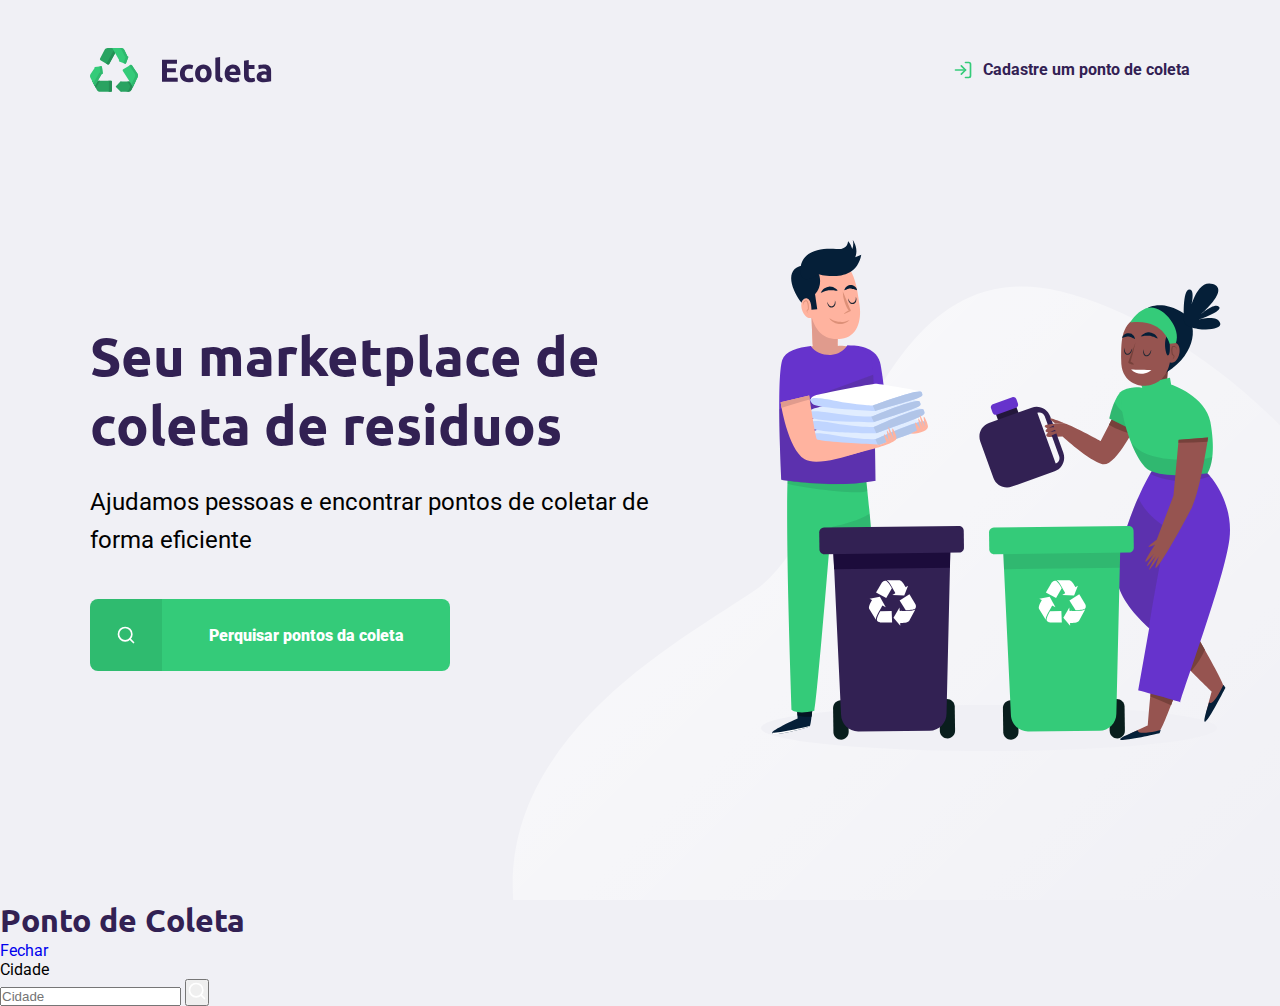
<file: index.html>
<!DOCTYPE html>
<html lang="pt">
<head>
    <meta charset="UTF-8">
    <meta name="viewport" content="width=device-width, initial-scale=1.0">
    <title>Ecoleta</title>
    <!--Links Externos -->
    <link rel="stylesheet" href="https://stackpath.bootstrapcdn.com/bootstrap/4.5.0/css/bootstrap.min.css" integrity="sha384-9aIt2nRpC12Uk9gS9baDl411NQApFmC26EwAOH8WgZl5MYYxFfc+NcPb1dKGj7Sk" crossorigin="anonymous">
    <link href="https://fonts.googleapis.com/css2?family=Roboto:wght@700&family=Ubuntu:wght@700&display=swap" rel="stylesheet">
    <!--Links Internos -->
    <link rel="stylesheet" type="text/css" href="/style/main.css">
    <link rel="stylesheet" type="text/css" href="/style/home.css">
    <link rel="stylesheet" type="text/css" href="/style/modal.css">

    <link rel="stylesheet" type="text/css" href="/style/responsive.css">
</head>
<body>
    <div id="page_home">
        <div class="content">
            <header>
                <img src="/assets/logo.svg" alt="Logomarca">
                <a href="/scenes/create_point.html">
                    <span></span>
                    Cadastre um ponto de coleta
                </a>
            </header>
            <main>
                <h1>Seu marketplace de coleta de residuos</h1>
                <p>Ajudamos pessoas e encontrar pontos de coletar de forma eficiente</p>
                <a href="#">
                    <span></span>
                    <strong>Perquisar pontos da coleta</strong>
                </a>
            </main>
        </div>
    </div>

    <div class="modal">
        <div class="content">
            <div class="header">
                <h1>Ponto de Coleta</h1>
                <a href="#">Fechar</a>
            </div>
            <form>
                <label for="search">Cidade</label>
                <div class="search field">
                    <input type="text" name="search" placeholder="Cidade"></input>
                    <button>
                        <img src="/assets/search.svg" alt="buscar">
                    </button>
                </div>
            </form>
        </div>
    </div>

</body>
</html>
</file>
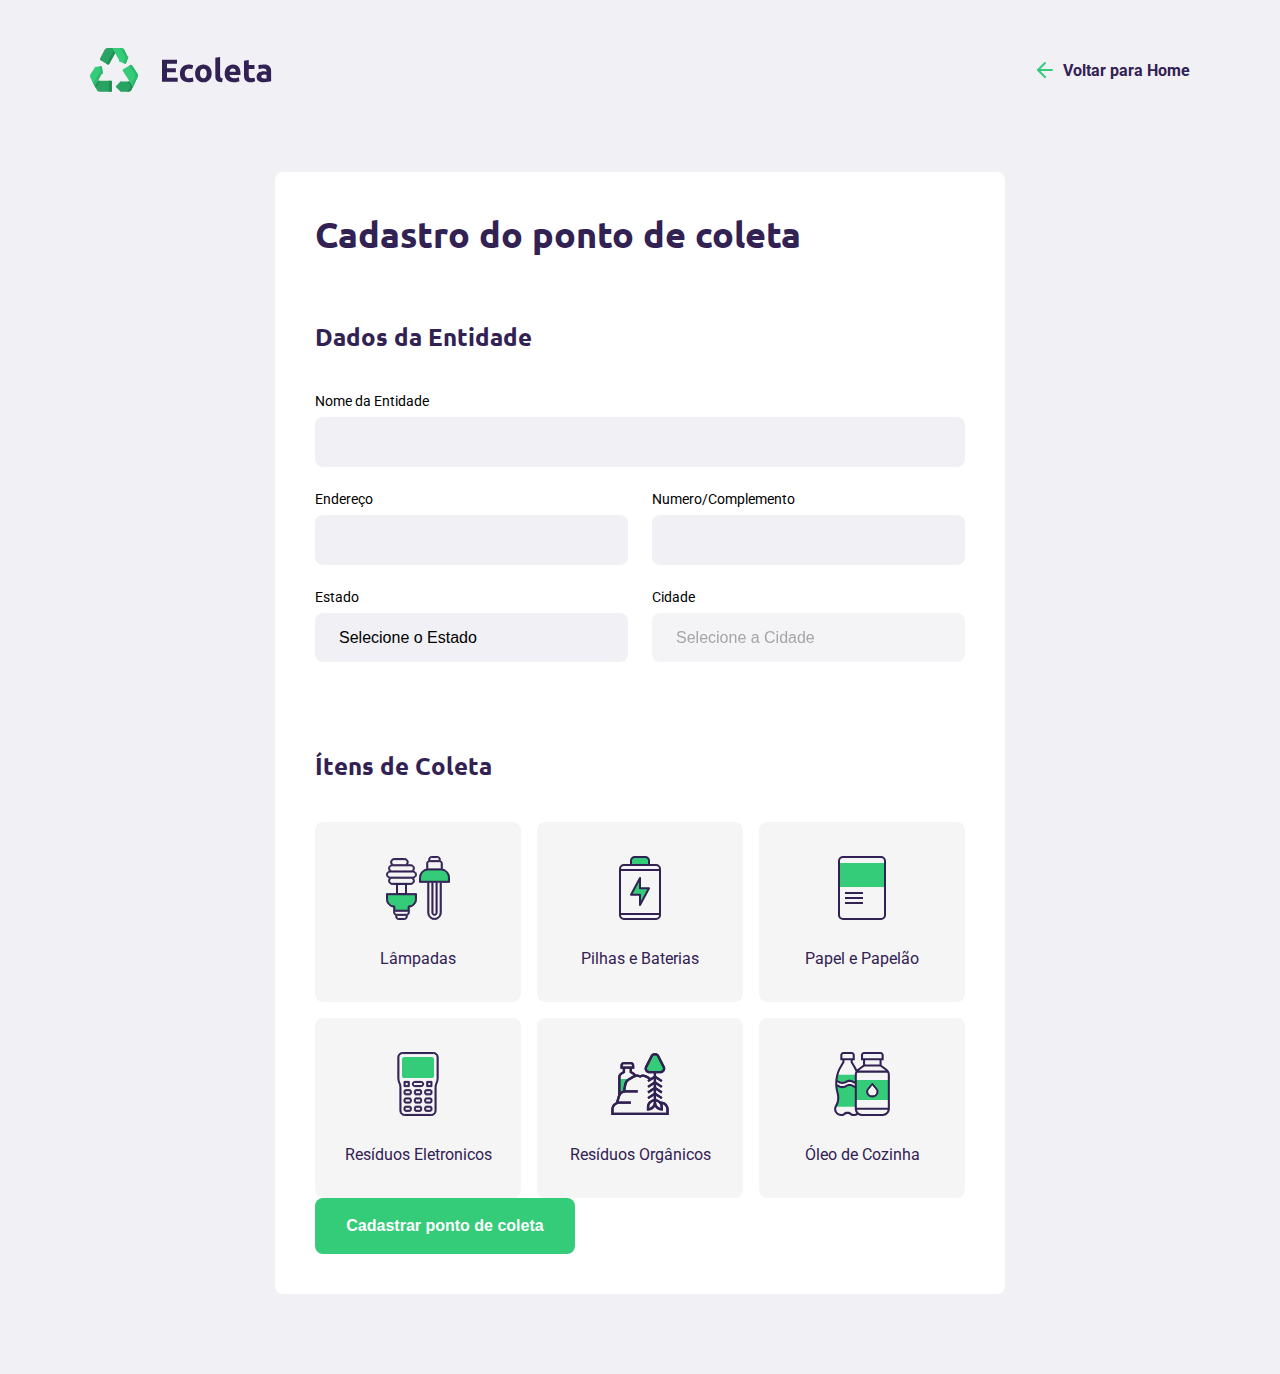
<file: scenes/create_point.html>
<!DOCTYPE html>
<html lang="en">
<head>
    <meta charset="UTF-8">
    <meta name="viewport" content="width=device-width, initial-scale=1.0">
    <title>Ecoleta</title>
    <!--Links Externos -->
    <link rel="stylesheet" href="https://stackpath.bootstrapcdn.com/bootstrap/4.5.0/css/bootstrap.min.css" integrity="sha384-9aIt2nRpC12Uk9gS9baDl411NQApFmC26EwAOH8WgZl5MYYxFfc+NcPb1dKGj7Sk" crossorigin="anonymous">
    <link href="https://fonts.googleapis.com/css2?family=Roboto:wght@700&family=Ubuntu:wght@700&display=swap" rel="stylesheet">
    <!--Links Internos -->
    <link rel="stylesheet" type="text/css" href="..\style\main.css">
    <link rel="stylesheet" type="text/css" href="..\style\creat_point.css">
    <link rel="stylesheet" type="text/css" href="..\style\responsive.css">
</head>
<body>
    <div id="create_point">
        <header>
            <img src="/assets/logo.svg" alt="Logomarca">
            <a href="../index.html">
                <span></span>
                Voltar para Home
            </a>
        </header>
        <form>
            <h1>Cadastro do ponto de coleta</h1>
            <fieldset>
                <legend><h2>Dados da Entidade</h2></legend>
                <div class="field">
                    <label for="">Nome da Entidade</label>
                    <input type="text" name="name" required>
                </div>
                <div class="field_group">
                    <div class="field">
                        <label for="address">Endereço</label>
                        <input type="text" name="address" required>
                    </div>
                    
                    <div class="field">
                        <label for="address2">Numero/Complemento</label>
                        <input type="text" name="address2" required>
                    </div>
                </div>
                <div class="field_group">
                    <div class="field">
                        <label for="state">Estado</label>
                        <select name="uf" required>
                            <option value="">Selecione o Estado</option>
                        </select>
                        <input type="hidden" value="state" >
                    </div>
                    <div class="field">
                        <label for="city">Cidade</label>
                        <select name="city" disabled required>
                            <option value="">Selecione a Cidade</option>
                        </select>
                    </div>
                </div>
            </fieldset>

            <fieldset>
                <legend><h2>Ítens de Coleta</h2></legend>
                <div class="itens-grid">
                    <li data-id="1" class="">
                        <img src="/assets/lampadas.svg" alt="Lâmpadas">
                        <span>Lâmpadas</span>
                    </li>
                    <li data-id="2">
                        <img src="/assets/baterias.svg" alt="Pilhas e Baterias">
                        <span>Pilhas e Baterias</span>
                    </li>
                    <li data-id="3">
                        <img src="/assets/papeis-papelao.svg" alt="Papéis    e Papelão">
                        <span>Papel e Papelão</span>
                    </li>
                    <li data-id="4">
                        <img src="/assets/eletronicos.svg" alt="Resíduos Eletronicos">
                        <span>Resíduos Eletronicos</span>
                    </li>
                    <li data-id="5">
                        <img src="/assets/organicos.svg" alt="Resíduos Orgânicos">
                        <span>Resíduos Orgânicos</span>
                    </li>
                    <li data-id="6">
                        <img src="/assets/oleo.svg" alt="Óleo de Cozinha">
                        <span>Óleo de Cozinha</span>
                    </li>
                </div>
                <input type="hidden" name="Item">
            </fieldset>

            <button type="submit">Cadastrar ponto de coleta</button>
        </form>  
    </div> 
    <script src="/scripts/create-point.js"></script>   
</body>
</html>
</file>
<file: style/main.css>
:root{
    --title-color: #322153;
    --verde-primary: #34cb79;
}
*{
    margin: 0;
    padding: 0;
    box-sizing: border-box;
}
html{
    font-family: 'Roboto','sans-serif';
}
body{
    background-color: #f0f0f5;
    -webkit-font-smoothing: antialiased;
}
a{
    text-decoration: none;
}
h1, h2, h3, h4, h5, h6{
    font-family: 'Ubuntu', sans-serif;
    color: var(--title-color);
}
</file>
<file: style/home.css>
#page_home{
    height: 100vh;
    background: url(../assets/home-background.svg) no-repeat;
    background-position: 40vw bottom;
}

#page_home .content{
    width: 90%;
    max-width: 1100px;
    height: 100%;
    margin: 0 auto;
    display: flex;
    flex-direction: column;
}

.content header{
    display: flex;
    align-items: center;
    justify-content: space-between;
    margin-top: 48px;
}

header a{
    display: flex;
    color: var(--title-color);
    font-weight: 700;
}

header a span{
    display: flex;
    margin-right: 10px;
    background-image: url('../assets/log-in.svg');
    width: 20px;
    height: 20px;
}

#page_home main{
    max-width: 560px;   
    flex: 1;
    display: flex;
    flex-direction: column;
    justify-content: center;
}

#page_home main h1{
    font-size: 54px;
}

#page_home main p{
    font-size: 24px;
    line-height: 38px;
    margin-top: 24px;
}

#page_home main a{
    width: 100%;
    max-width: 360px;
    height: 72px;
    color: white;
    border-radius: 8px;
    background: var(--verde-primary);
    display: flex;
    align-items: center;
    margin-top: 40px;
    transition: 400ms;
    font-weight: bold;
}

#page_home main a:hover{
    background-color: #2fb86e;
}

#page_home main a span{
    width: 72px;
    height: 72px;
    border-top-left-radius: 8px;
    border-bottom-left-radius: 8px;
    background-color: rgba(0,0,0,0.08);
    display: flex;
    align-items: center;
    justify-content: center;
}

#page_home main a span::after{
    content: "";
    background-image: url(../assets/search.svg);
    width: 20px;
    height: 20px;
}

#page_home main a strong{
    flex: 1;
    color: white;
    text-align: center;
}
</file>
<file: style/modal.css>
#modal {
        height: 100vh;
        width: 100vw;
        background-color: #0e0a14ef;
        position: fixed;
        top: 0;
        display: flex; 
        justify-content: center;
        align-items: center;
        transition: 400ms;
    }
    
    #modal .content{
        color: white;
        width: 420px;
    }
    
    #modal .header{
        display: flex;
        align-items: center;
        justify-content: space-between;
    }
    
    #modal .header a{ 
        background-image: url(/assets/x.svg);    
        width: 20px;
        height: 20px;
        font-size: 0,01px;
    }
    
    #modal .header h1{
        color: white;
        font-size: 36px;
        line-height: 42px;
    }
    
    #modal .form label{
        font-size: 14px;
        line-height: 42px;
        display: block;
        margin-bottom: 8px;
    }
    
    #modal .form .field{
        display: flex;
    }
    
    #modal .form input{
        flex: 1;
        background-color:  #f0f0f5;
        border-radius: 8px 0 0 8px;
        border: 0;
        padding: 16px 24px;
        font-size: 16px;
        color: #6c6c80;
    }
    
    #modal .form button{
        width: 72px;
        height: 72px;
        background-color: var(--verde-primary);
        border: 0;
        border-radius: 0 8px 8px 0;
    }
    
    #modal .form button:hover{
        background-color: #2fb85e;
    }
</file>
<file: style/responsive.css>
@media (max-width: 900px){
    #page_home{
        background-position-x: 70vw;
    }
    #page_home .content{
        align-items: center;
        text-align: center;
    }
    #page_home header a{
        position: fixed;
        bottom: 48px;
        left: 50%;
        transform: translateX(-50%);
    }
    #page_home main{
        align-items: center;
    }
}

@media(min-width: 1700px){
    #page_home{
        background-position-x: 40vw;
    }
}

@media(max-height: 760px)
        background-position-y: 200px;
    }
}
</file>
